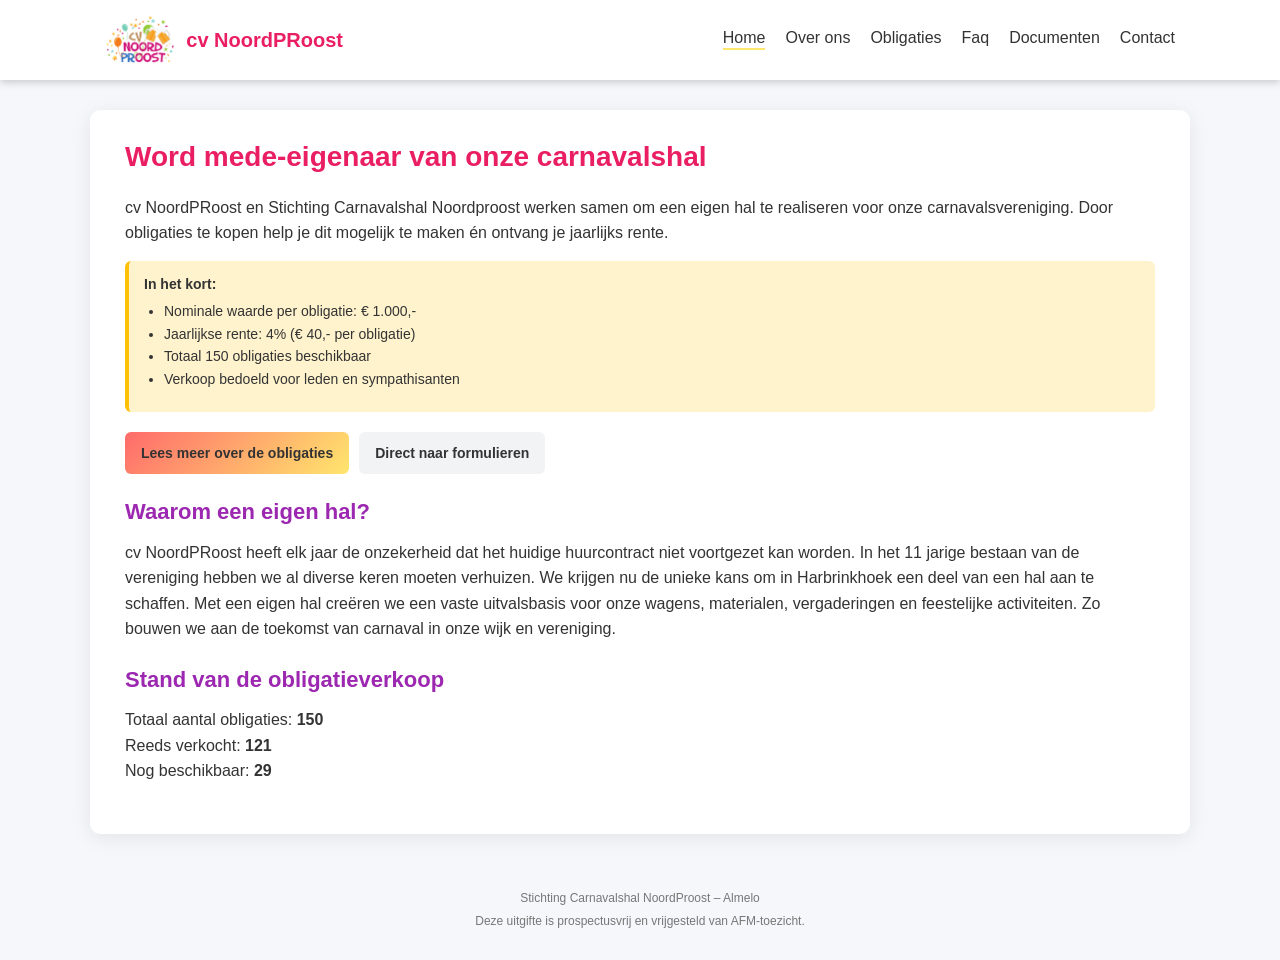
<file: index.html>
<!DOCTYPE html>
<html lang="nl">
<head>
    <meta charset="UTF-8">
    <title>Home - cv NoordPPoost Obligaties</title>
    <link rel="stylesheet" href="style.css">
</head>
<body>
<header>
    <div class="nav-container">
        <div class="logo">
            <img src="logo-groot.jpg" alt="CV NoordProost Logo">
            <span>cv NoordPRoost</span>
        </div>
        <nav>
            <ul>
                <li><a href="index.html" class="active">Home</a></li>
                <li><a href="over.html">Over ons</a></li>
                <li><a href="obligaties.html">Obligaties</a></li>
                <li><a href="faq.html">Faq</a></li>
                <li><a href="documenten.html">Documenten</a></li>
                <li><a href="contact.html">Contact</a></li>
            </ul>
        </nav>
    </div>
</header>

<div class="main-container">
    <main>
        <h1>Word mede-eigenaar van onze carnavals­hal</h1>
        <p>cv NoordPRoost en Stichting Carnavalshal Noordproost werken samen om een eigen hal te realiseren voor onze carnavalsvereniging. Door obligaties te kopen help je dit mogelijk te maken én ontvang je jaarlijks rente.</p>

        <div class="highlight">
            <strong>In het kort:</strong>
            <ul>
                <li>Nominale waarde per obligatie: € 1.000,-</li>
                <li>Jaarlijkse rente: 4% (€ 40,- per obligatie)</li>
                <li>Totaal 150 obligaties beschikbaar</li>
                <li>Verkoop bedoeld voor leden en sympathisanten</li>
            </ul>
        </div>

        <div class="button-row">
            <a href="obligaties.html" class="btn btn-primary">Lees meer over de obligaties</a>
            <a href="documenten.html" class="btn btn-secondary">Direct naar formulieren</a>
        </div>

        <h2>Waarom een eigen hal?</h2>
        <p>cv NoordPRoost heeft elk jaar de onzekerheid dat het huidige huurcontract niet voortgezet kan worden. In het 11 jarige bestaan van de vereniging hebben we al diverse keren moeten verhuizen. We krijgen nu de unieke kans om in Harbrinkhoek een deel van een hal aan te schaffen. Met een eigen hal creëren we een vaste uitvalsbasis voor onze wagens, materialen, vergaderingen en feestelijke activiteiten. Zo bouwen we aan de toekomst van carnaval in onze wijk en vereniging.</p>

        <div class="counter-box">
          <h2>Stand van de obligatieverkoop</h2>
          <p>
            Totaal aantal obligaties: <strong>150</strong><br>
            Reeds verkocht: <strong id="sold-count">0</strong><br>
            Nog beschikbaar: <strong id="available-count">150</strong>
          </p>
        </div>

        <script>
          // Vul hier handmatig het aantal verkochte obligaties in
          const sold = 121; // <-- dit getal pas je aan als de stand wijzigt
            
          const total = 150;
          const available = total - sold;
        
          document.getElementById('sold-count').textContent = sold;
          document.getElementById('available-count').textContent = available;
        </script>
       
    </main>
</div>

<footer>
    <p>Stichting Carnavalshal NoordProost – Almelo</p>
    <p>Deze uitgifte is prospectusvrij en vrijgesteld van AFM-toezicht.</p>
</footer>
</body>
</html>
</file>
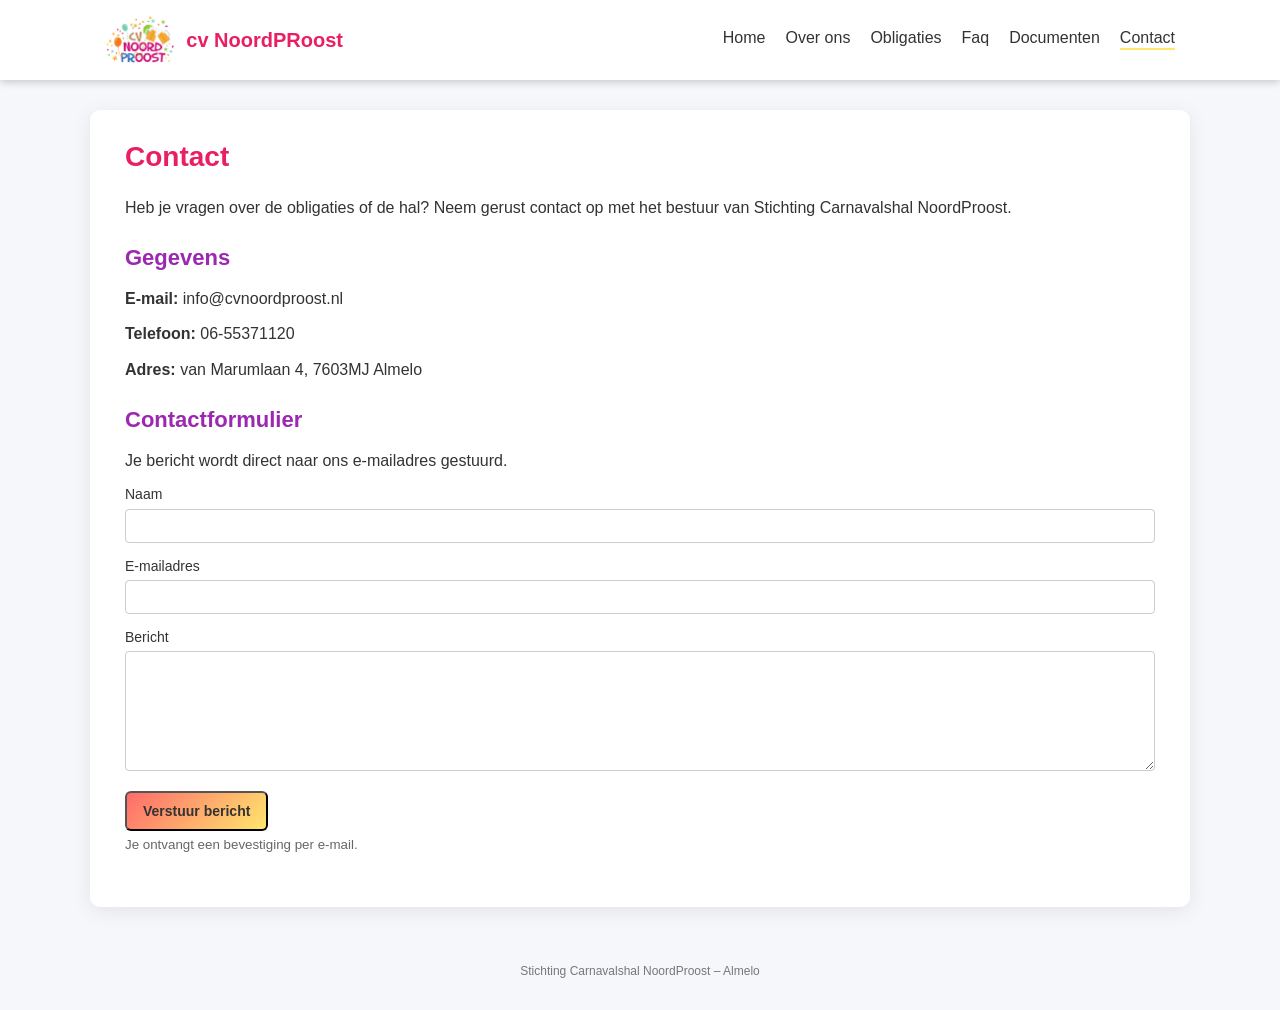
<file: contact.html>
<!DOCTYPE html>
<html lang="nl">
<head>
    <meta charset="UTF-8">
    <title>Contact - CV NoordProost Obligaties</title>
    <link rel="stylesheet" href="style.css">
</head>
<body>
<header>
    <div class="nav-container">
        <div class="logo">
            <img src="logo-groot.jpg" alt="CV NoordProost Logo">
            <span>cv NoordPRoost</span>
        </div>
        <nav>
            <ul>
                <li><a href="index.html">Home</a></li>
                <li><a href="over.html">Over ons</a></li>
                <li><a href="obligaties.html">Obligaties</a></li>
                <li><a href="faq.html">Faq</a></li>
                <li><a href="documenten.html">Documenten</a></li>
                <li><a href="contact.html" class="active">Contact</a></li>
            </ul>
        </nav>
    </div>
</header>

<div class="main-container">
    <main>
        <h1>Contact</h1>
        <p>Heb je vragen over de obligaties of de hal? Neem gerust contact op met het bestuur van Stichting Carnavalshal NoordProost.</p>

        <h2>Gegevens</h2>
        <p><strong>E-mail:</strong> info@cvnoordproost.nl</p>
        <p><strong>Telefoon:</strong> 06-55371120</p>
        <p><strong>Adres:</strong> van Marumlaan 4, 7603MJ Almelo </p>

        <h2>Contactformulier</h2>
        <p>Je bericht wordt direct naar ons e-mailadres gestuurd.</p>

        <form method="post" action="https://formspree.io/f/xkoqqpjl">
            <div class="form-group">
                <label for="naam">Naam</label>
                <input type="text" id="naam" name="naam" required>
            </div>
            <div class="form-group">
                <label for="email">E-mailadres</label>
                <input type="email" id="email" name="email" required>
            </div>
            <div class="form-group">
                <label for="bericht">Bericht</label>
                <textarea id="bericht" name="bericht" required></textarea>
            </div>
            <button type="submit" class="btn btn-primary">Verstuur bericht</button>
        </form>

        <p><small style="color: #666;">Je ontvangt een bevestiging per e-mail.</small></p>

    </main>
</div>

<footer>
    <p>Stichting Carnavalshal NoordProost – Almelo</p>
</footer>
</body>
</html>
</file>
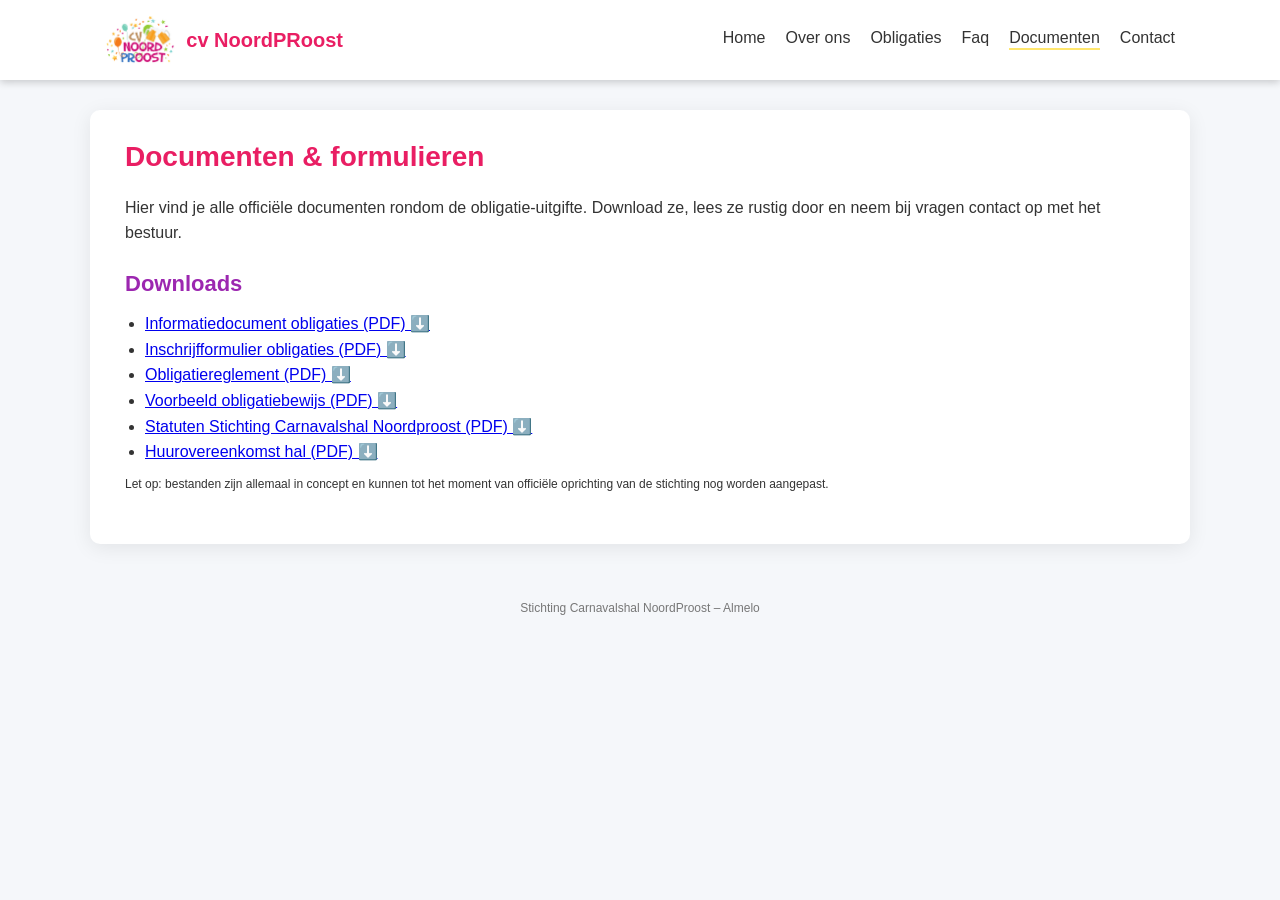
<file: documenten.html>
<!DOCTYPE html>
<html lang="nl">
<head>
    <meta charset="UTF-8">
    <title>Documenten - CV NoordProost Obligaties</title>
    <link rel="stylesheet" href="style.css">
</head>
<body>
<header>
    <div class="nav-container">
        <div class="logo">
            <img src="logo-groot.jpg" alt="CV NoordProost Logo">
            <span>cv NoordPRoost</span>
        </div>
        <nav>
            <ul>
                <li><a href="index.html">Home</a></li>
                <li><a href="over.html">Over ons</a></li>
                <li><a href="obligaties.html">Obligaties</a></li>
                <li><a href="faq.html">Faq</a></li>
                <li><a href="documenten.html" class="active">Documenten</a></li>
                <li><a href="contact.html">Contact</a></li>
            </ul>
        </nav>
    </div>
</header>

<div class="main-container">
    <main>
        <h1>Documenten & formulieren</h1>
        <p>Hier vind je alle officiële documenten rondom de obligatie-uitgifte. Download ze, lees ze rustig door en neem bij vragen contact op met het bestuur.</p>
        
        <h2>Downloads</h2>
        <ul>
            <li><a href="Informatiedocument-Obligatie-uitgifte.pdf" download>Informatiedocument obligaties (PDF) ⬇️</a></li>
            <li><a href="Inschrijfformulier-obligaties.pdf" download>Inschrijfformulier obligaties (PDF) ⬇️</a></li>
            <li><a href="Obligatiereglement.pdf" download>Obligatiereglement (PDF) ⬇️</a></li>
            <li><a href="Obligatiebewijs-voorbeeld.pdf" download>Voorbeeld obligatiebewijs (PDF) ⬇️</a></li>
            <li><a href="Statuten-Stichting-Carnavalshal.pdf" download>Statuten Stichting Carnavalshal Noordproost (PDF) ⬇️</a></li>
            <li><a href="Huurovereenkomst-Carnavalshal.pdf" download>Huurovereenkomst hal (PDF) ⬇️</a></li>
        </ul>

        <p style="font-size: 12px;">Let op: bestanden zijn allemaal in concept en kunnen tot het moment van officiële oprichting van de stichting nog worden aangepast.</p>
    </main>
</div>

<footer>
    <p>Stichting Carnavalshal NoordProost – Almelo</p>
</footer>
</body>
</html>
</file>
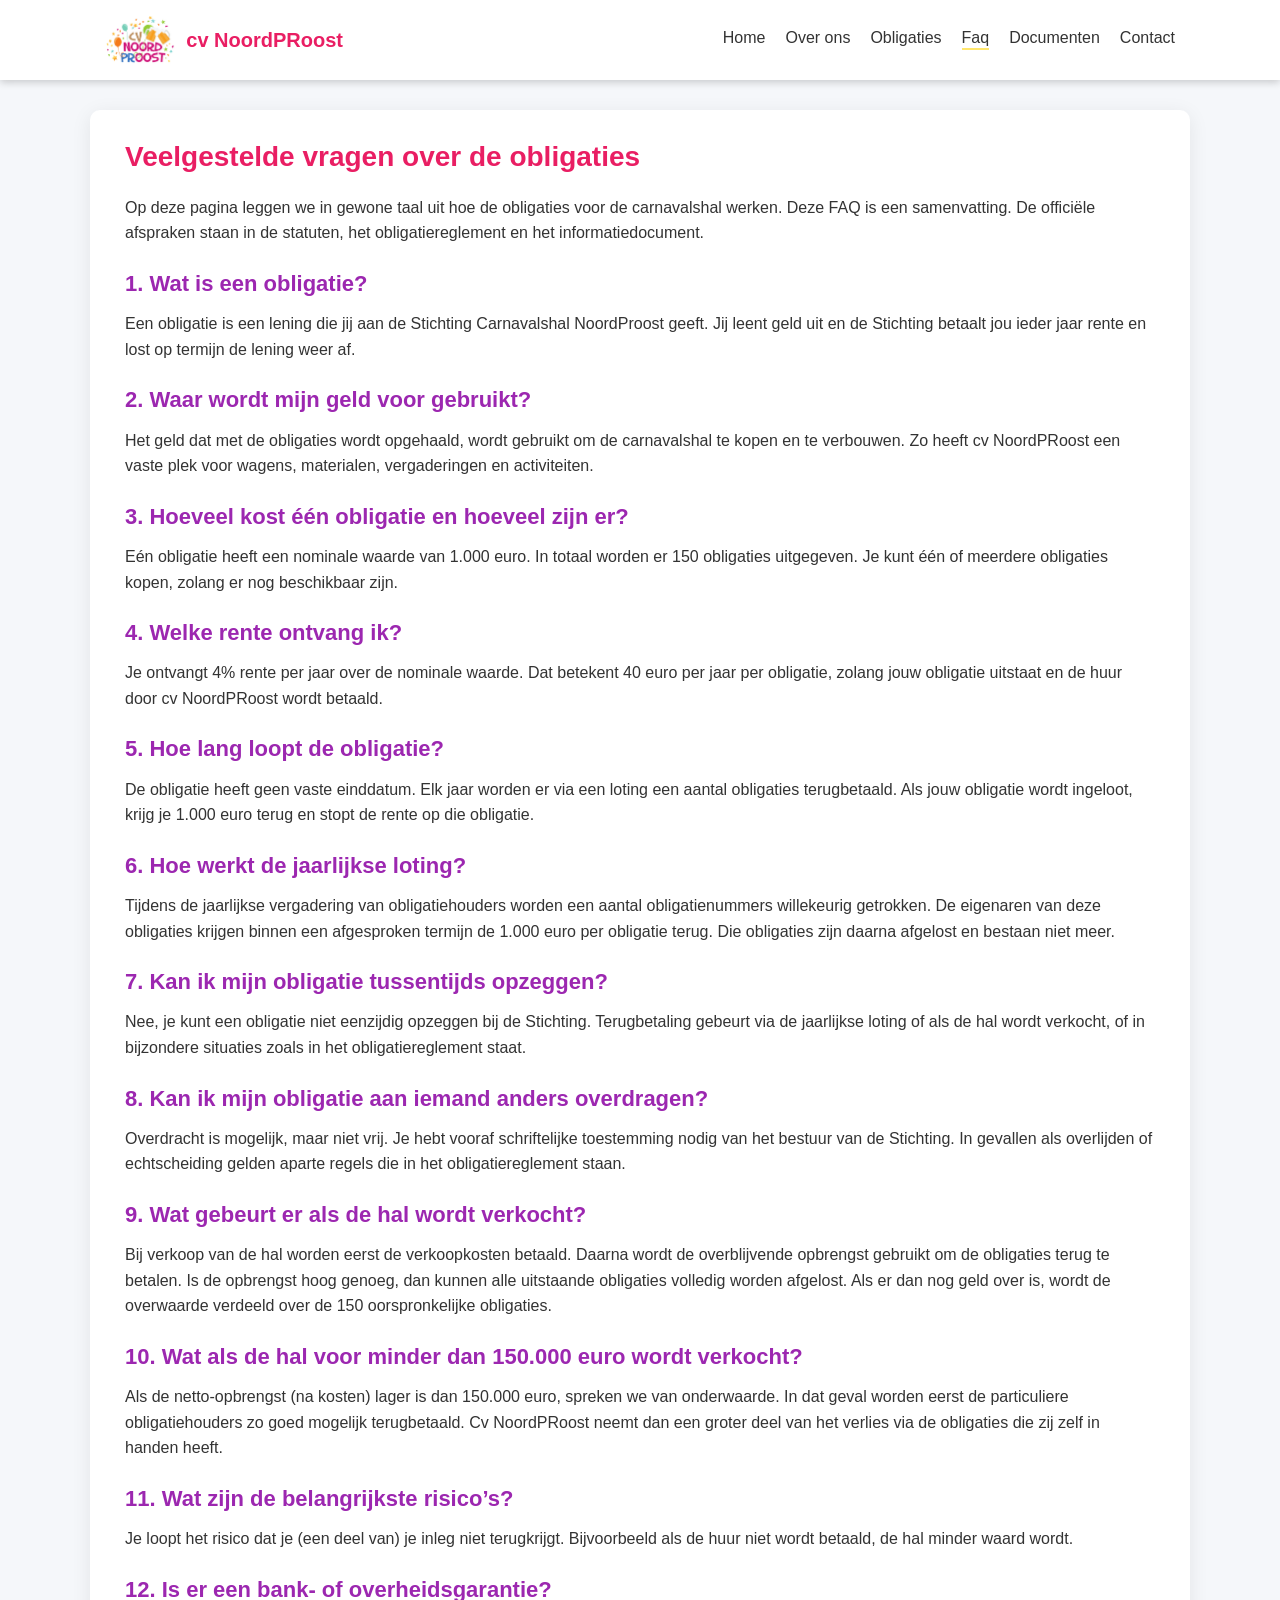
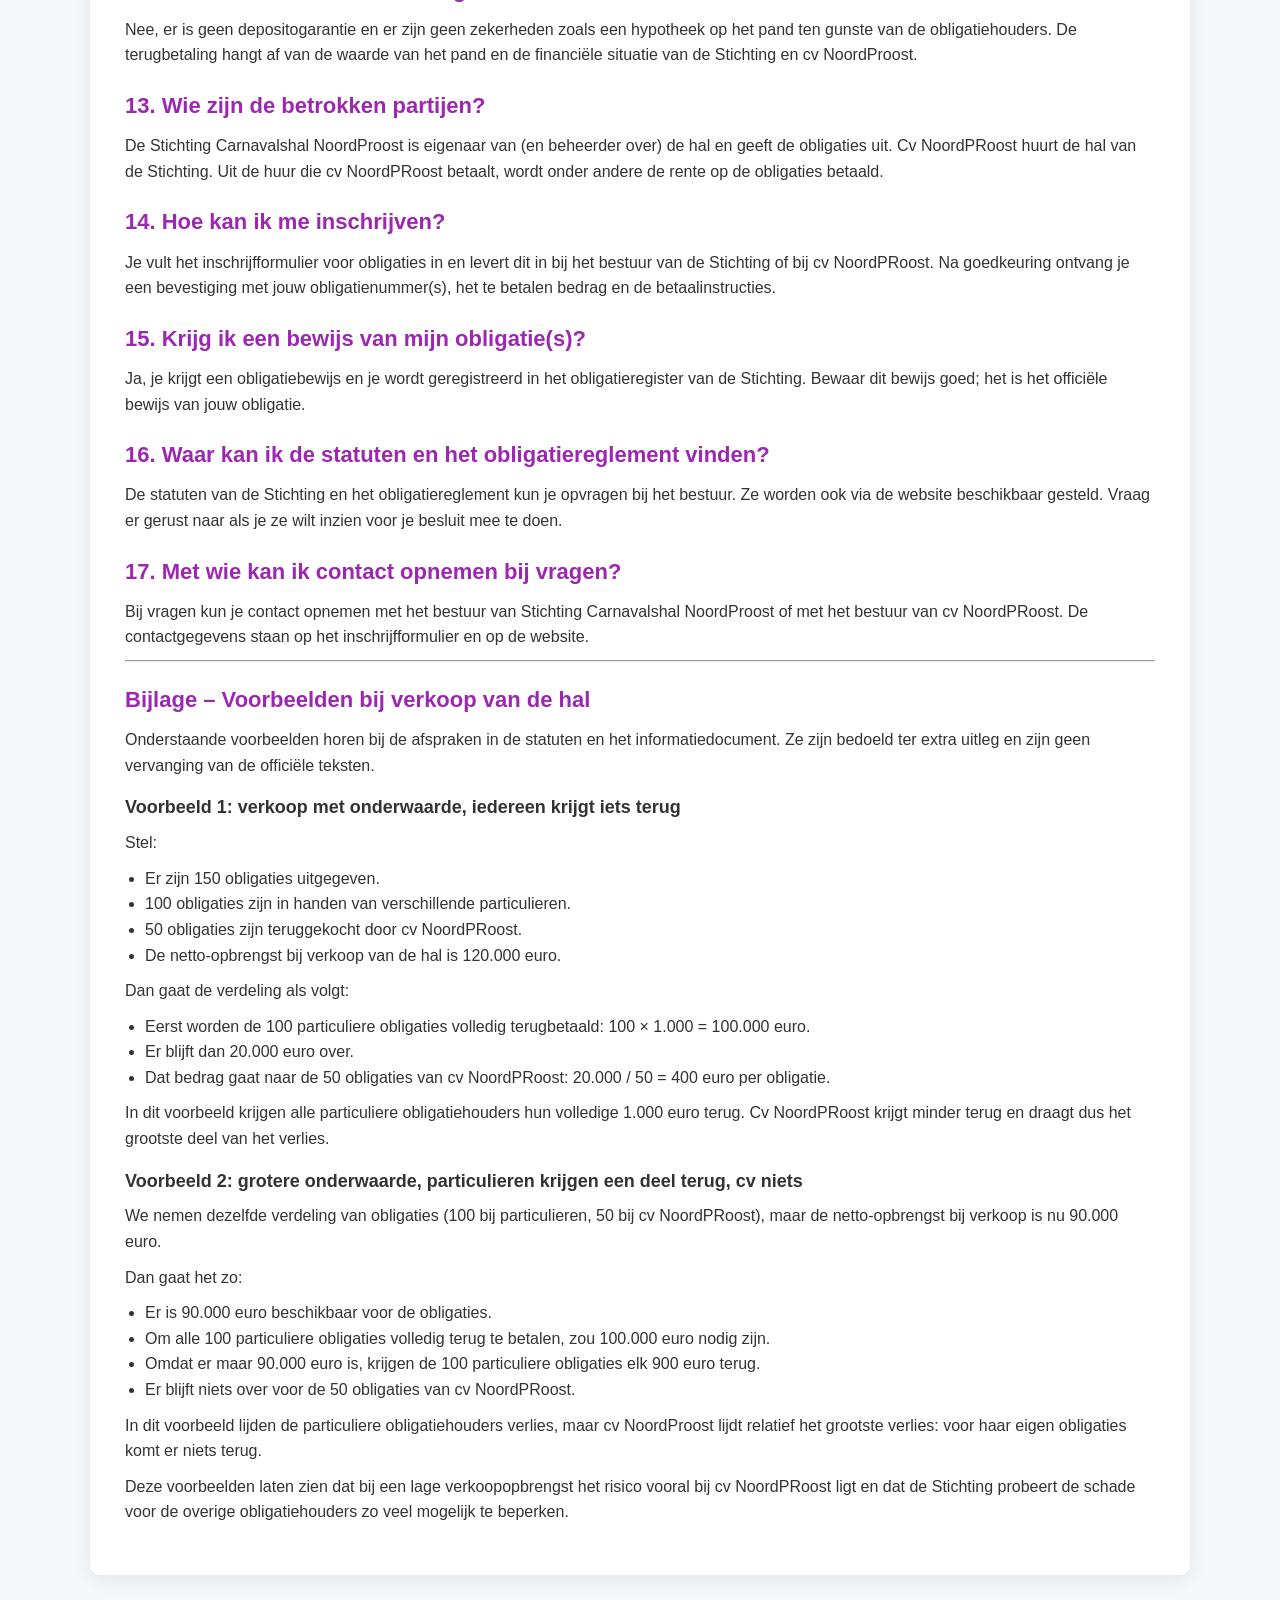
<file: faq.html>
<!DOCTYPE html>
<html lang="nl">
<head>
  <meta charset="UTF-8">
  <title>FAQ – Obligaties Carnavalshal NoordProost</title>
  <meta name="viewport" content="width=device-width, initial-scale=1.0">
  <link rel="stylesheet" href="style.css">
</head>
<body>

  <header>
    <div class="nav-container">
      <div class="logo">
        <img src="logo-groot.jpg" alt="CV NoordProost Logo">
        <span>cv NoordPRoost</span>
      </div>
      <nav>
        <ul>
            <li><a href="index.html">Home</a></li>
            <li><a href="over.html">Over ons</a></li>
            <li><a href="obligaties.html">Obligaties</a></li>
            <li><a href="faq.html" class="active">Faq</a></li>
            <li><a href="documenten.html">Documenten</a></li>
            <li><a href="contact.html">Contact</a></li>
        </ul>
      </nav>
    </div>
  </header>

  <div class="main-container">
    <main>
      
      <h1>Veelgestelde vragen over de obligaties</h1>

      <p>Op deze pagina leggen we in gewone taal uit hoe de obligaties voor de carnavals­hal werken. Deze FAQ is een samenvatting. De officiële afspraken staan in de statuten, het obligatiereglement en het informatiedocument.</p>

      <h2>1. Wat is een obligatie?</h2>
      <p>Een obligatie is een lening die jij aan de Stichting Carnavalshal NoordProost geeft. Jij leent geld uit en de Stichting betaalt jou ieder jaar rente en lost op termijn de lening weer af.</p>

      <h2>2. Waar wordt mijn geld voor gebruikt?</h2>
      <p>Het geld dat met de obligaties wordt opgehaald, wordt gebruikt om de carnavals­hal te kopen en te verbouwen. Zo heeft cv NoordPRoost een vaste plek voor wagens, materialen, vergaderingen en activiteiten.</p>

      <h2>3. Hoeveel kost één obligatie en hoeveel zijn er?</h2>
      <p>Eén obligatie heeft een nominale waarde van 1.000 euro. In totaal worden er 150 obligaties uitgegeven. Je kunt één of meerdere obligaties kopen, zolang er nog beschikbaar zijn.</p>

      <h2>4. Welke rente ontvang ik?</h2>
      <p>Je ontvangt 4% rente per jaar over de nominale waarde. Dat betekent 40 euro per jaar per obligatie, zolang jouw obligatie uitstaat en de huur door cv NoordPRoost wordt betaald.</p>

      <h2>5. Hoe lang loopt de obligatie?</h2>
      <p>De obligatie heeft geen vaste einddatum. Elk jaar worden er via een loting een aantal obligaties terugbetaald. Als jouw obligatie wordt ingeloot, krijg je 1.000 euro terug en stopt de rente op die obligatie.</p>

      <h2>6. Hoe werkt de jaarlijkse loting?</h2>
      <p>Tijdens de jaarlijkse vergadering van obligatiehouders worden een aantal obligatienummers willekeurig getrokken. De eigenaren van deze obligaties krijgen binnen een afgesproken termijn de 1.000 euro per obligatie terug. Die obligaties zijn daarna afgelost en bestaan niet meer.</p>

      <h2>7. Kan ik mijn obligatie tussentijds opzeggen?</h2>
      <p>Nee, je kunt een obligatie niet eenzijdig opzeggen bij de Stichting. Terugbetaling gebeurt via de jaarlijkse loting of als de hal wordt verkocht, of in bijzondere situaties zoals in het obligatiereglement staat.</p>

      <h2>8. Kan ik mijn obligatie aan iemand anders overdragen?</h2>
      <p>Overdracht is mogelijk, maar niet vrij. Je hebt vooraf schriftelijke toestemming nodig van het bestuur van de Stichting. In gevallen als overlijden of echtscheiding gelden aparte regels die in het obligatiereglement staan.</p>

      <h2>9. Wat gebeurt er als de hal wordt verkocht?</h2>
      <p>Bij verkoop van de hal worden eerst de verkoopkosten betaald. Daarna wordt de overblijvende opbrengst gebruikt om de obligaties terug te betalen. Is de opbrengst hoog genoeg, dan kunnen alle uitstaande obligaties volledig worden afgelost. Als er dan nog geld over is, wordt de overwaarde verdeeld over de 150 oorspronkelijke obligaties.</p>

      <h2>10. Wat als de hal voor minder dan 150.000 euro wordt verkocht?</h2>
      <p>Als de netto-opbrengst (na kosten) lager is dan 150.000 euro, spreken we van onderwaarde. In dat geval worden eerst de particuliere obligatiehouders zo goed mogelijk terugbetaald. Cv NoordPRoost neemt dan een groter deel van het verlies via de obligaties die zij zelf in handen heeft.</p>

      <h2>11. Wat zijn de belangrijkste risico’s?</h2>
      <p>Je loopt het risico dat je (een deel van) je inleg niet terugkrijgt. Bijvoorbeeld als de huur niet wordt betaald, de hal minder waard wordt.</p>

      <h2>12. Is er een bank- of overheidsgarantie?</h2>
      <p>Nee, er is geen depositogarantie en er zijn geen zekerheden zoals een hypotheek op het pand ten gunste van de obligatiehouders. De terugbetaling hangt af van de waarde van het pand en de financiële situatie van de Stichting en cv NoordProost.</p>

      <h2>13. Wie zijn de betrokken partijen?</h2>
      <p>De Stichting Carnavalshal NoordProost is eigenaar van (en beheerder over) de hal en geeft de obligaties uit. Cv NoordPRoost huurt de hal van de Stichting. Uit de huur die cv NoordPRoost betaalt, wordt onder andere de rente op de obligaties betaald.</p>

      <h2>14. Hoe kan ik me inschrijven?</h2>
      <p>Je vult het inschrijfformulier voor obligaties in en levert dit in bij het bestuur van de Stichting of bij cv NoordPRoost. Na goedkeuring ontvang je een bevestiging met jouw obligatienummer(s), het te betalen bedrag en de betaalinstructies.</p>

      <h2>15. Krijg ik een bewijs van mijn obligatie(s)?</h2>
      <p>Ja, je krijgt een obligatiebewijs en je wordt geregistreerd in het obligatieregister van de Stichting. Bewaar dit bewijs goed; het is het officiële bewijs van jouw obligatie.</p>
    
      <h2>16. Waar kan ik de statuten en het obligatiereglement vinden?</h2>
      <p>De statuten van de Stichting en het obligatiereglement kun je opvragen bij het bestuur. Ze worden ook via de website beschikbaar gesteld. Vraag er gerust naar als je ze wilt inzien voor je besluit mee te doen.</p>
    
      <h2>17. Met wie kan ik contact opnemen bij vragen?</h2>
      <p>Bij vragen kun je contact opnemen met het bestuur van Stichting Carnavalshal NoordProost of met het bestuur van cv NoordPRoost. De contactgegevens staan op het inschrijfformulier en op de website.</p>
      <hr>
    
      <h2>Bijlage – Voorbeelden bij verkoop van de hal</h2>
    
      <p>Onderstaande voorbeelden horen bij de afspraken in de statuten en het informatiedocument. Ze zijn bedoeld ter extra uitleg en zijn geen vervanging van de officiële teksten.</p>
    
      <h3>Voorbeeld 1: verkoop met onderwaarde, iedereen krijgt iets terug</h3>
      <p>Stel:</p>
      <ul>
        <li>Er zijn 150 obligaties uitgegeven.</li>
        <li>100 obligaties zijn in handen van verschillende particulieren.</li>
        <li>50 obligaties zijn teruggekocht door cv NoordPRoost.</li>
        <li>De netto-opbrengst bij verkoop van de hal is 120.000 euro.</li>
      </ul>
      <p>Dan gaat de verdeling als volgt:</p>
      <ul>
        <li>Eerst worden de 100 particuliere obligaties volledig terugbetaald: 100 × 1.000 = 100.000 euro.</li>
        <li>Er blijft dan 20.000 euro over.</li>
        <li>Dat bedrag gaat naar de 50 obligaties van cv NoordPRoost: 20.000 / 50 = 400 euro per obligatie.</li>
      </ul>
      <p>In dit voorbeeld krijgen alle particuliere obligatiehouders hun volledige 1.000 euro terug. Cv NoordPRoost krijgt minder terug en draagt dus het grootste deel van het verlies.</p>
    
      <h3>Voorbeeld 2: grotere onderwaarde, particulieren krijgen een deel terug, cv niets</h3>
      <p>We nemen dezelfde verdeling van obligaties (100 bij particulieren, 50 bij cv NoordPRoost), maar de netto-opbrengst bij verkoop is nu 90.000 euro.</p>
      <p>Dan gaat het zo:</p>
      <ul>
        <li>Er is 90.000 euro beschikbaar voor de obligaties.</li>
        <li>Om alle 100 particuliere obligaties volledig terug te betalen, zou 100.000 euro nodig zijn.</li>
        <li>Omdat er maar 90.000 euro is, krijgen de 100 particuliere obligaties elk 900 euro terug.</li>
        <li>Er blijft niets over voor de 50 obligaties van cv NoordPRoost.</li>
      </ul>
      <p>In dit voorbeeld lijden de particuliere obligatiehouders verlies, maar cv NoordProost lijdt relatief het grootste verlies: voor haar eigen obligaties komt er niets terug.</p>
    
      <p>Deze voorbeelden laten zien dat bij een lage verkoopopbrengst het risico vooral bij cv NoordPRoost ligt en dat de Stichting probeert de schade voor de overige obligatiehouders zo veel mogelijk te beperken.</p>

</body>
</html>
</file>
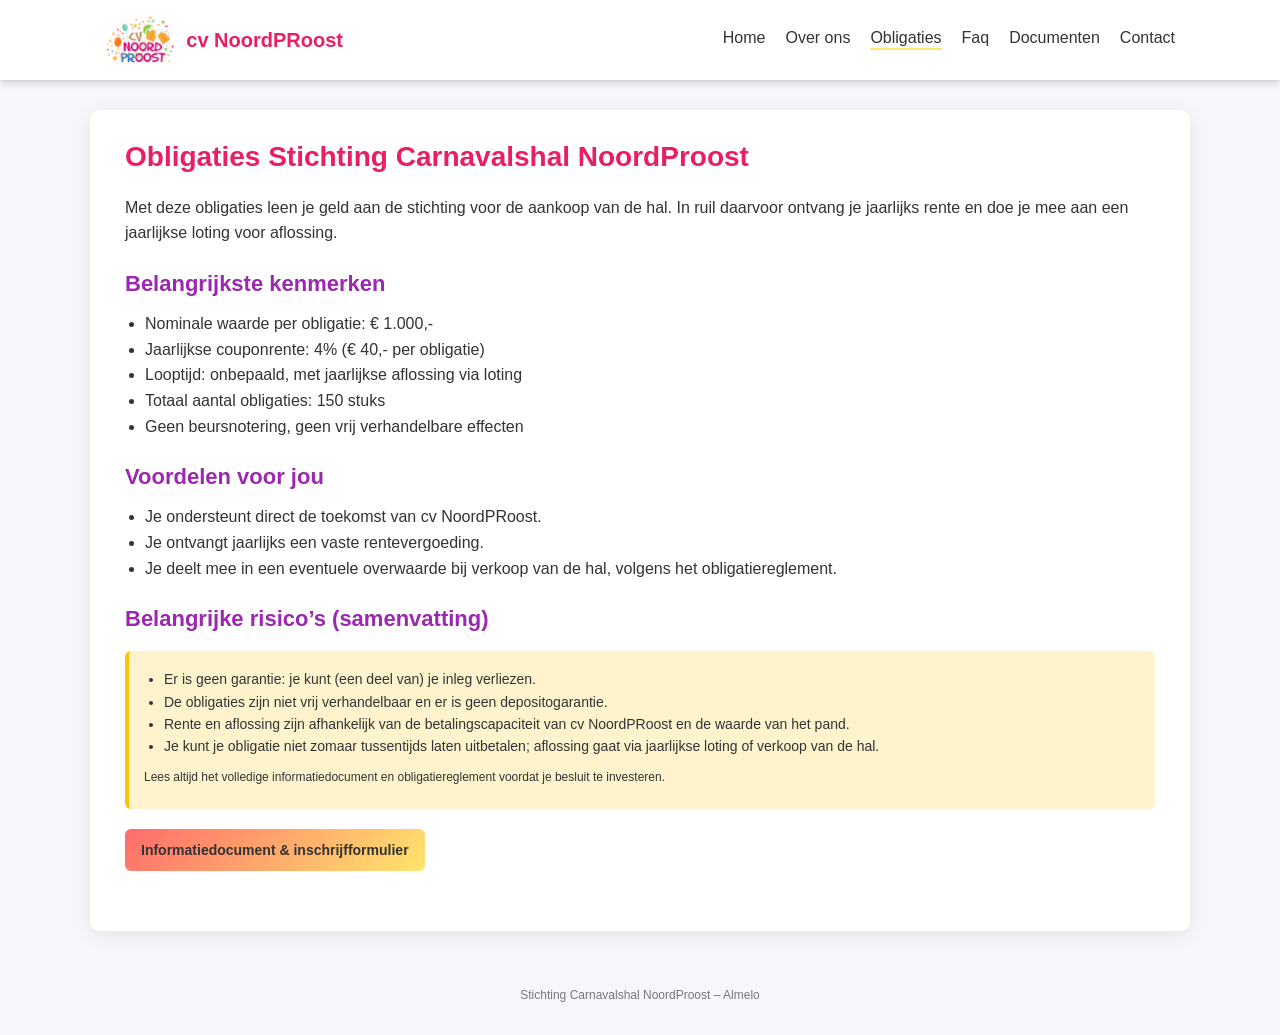
<file: obligaties.html>
<!DOCTYPE html>
<html lang="nl">
<head>
    <meta charset="UTF-8">
    <title>Obligaties - CV NoordProost</title>
    <link rel="stylesheet" href="style.css">
</head>
<body>
<header>
    <div class="nav-container">
        <div class="logo">
            <img src="logo-groot.jpg" alt="CV NoordProost Logo">
            <span>cv NoordPRoost</span>
        </div>
        <nav>
            <ul>
                <li><a href="index.html">Home</a></li>
                <li><a href="over.html">Over ons</a></li>
                <li><a href="obligaties.html" class="active">Obligaties</a></li>
                <li><a href="faq.html">Faq</a></li>
                <li><a href="documenten.html">Documenten</a></li>
                <li><a href="contact.html">Contact</a></li>
            </ul>
        </nav>
    </div>
</header>

<div class="main-container">
    <main>
        <h1>Obligaties Stichting Carnavalshal NoordProost</h1>
        <p>Met deze obligaties leen je geld aan de stichting voor de aankoop van de hal. In ruil daarvoor ontvang je jaarlijks rente en doe je mee aan een jaarlijkse loting voor aflossing.</p>

        <h2>Belangrijkste kenmerken</h2>
        <ul>
            <li>Nominale waarde per obligatie: € 1.000,-</li>
            <li>Jaarlijkse couponrente: 4% (€ 40,- per obligatie)</li>
            <li>Looptijd: onbepaald, met jaarlijkse aflossing via loting</li>
            <li>Totaal aantal obligaties: 150 stuks</li>
            <li>Geen beursnotering, geen vrij verhandelbare effecten</li>
        </ul>

        <h2>Voordelen voor jou</h2>
        <ul>
            <li>Je ondersteunt direct de toekomst van cv NoordPRoost.</li>
            <li>Je ontvangt jaarlijks een vaste rentevergoeding.</li>
            <li>Je deelt mee in een eventuele overwaarde bij verkoop van de hal, volgens het obligatiereglement.</li>
        </ul>

        <h2>Belangrijke risico’s (samenvatting)</h2>
        <div class="highlight">
            <ul>
                <li>Er is geen garantie: je kunt (een deel van) je inleg verliezen.</li>
                <li>De obligaties zijn niet vrij verhandelbaar en er is geen depositogarantie.</li>
                <li>Rente en aflossing zijn afhankelijk van de betalingscapaciteit van cv NoordPRoost en de waarde van het pand.</li>
                <li>Je kunt je obligatie niet zomaar tussentijds laten uitbetalen; aflossing gaat via jaarlijkse loting of verkoop van de hal.</li>
            </ul>
            <p style="font-size: 12px;">Lees altijd het volledige informatiedocument en obligatiereglement voordat je besluit te investeren.</p>
        </div>

        <div class="button-row">
            <a href="documenten.html" class="btn btn-primary">Informatie­document & inschrijfformulier</a>
        </div>
    </main>
</div>

<footer>
    <p>Stichting Carnavalshal NoordProost – Almelo</p>
</footer>
</body>
</html>
</file>
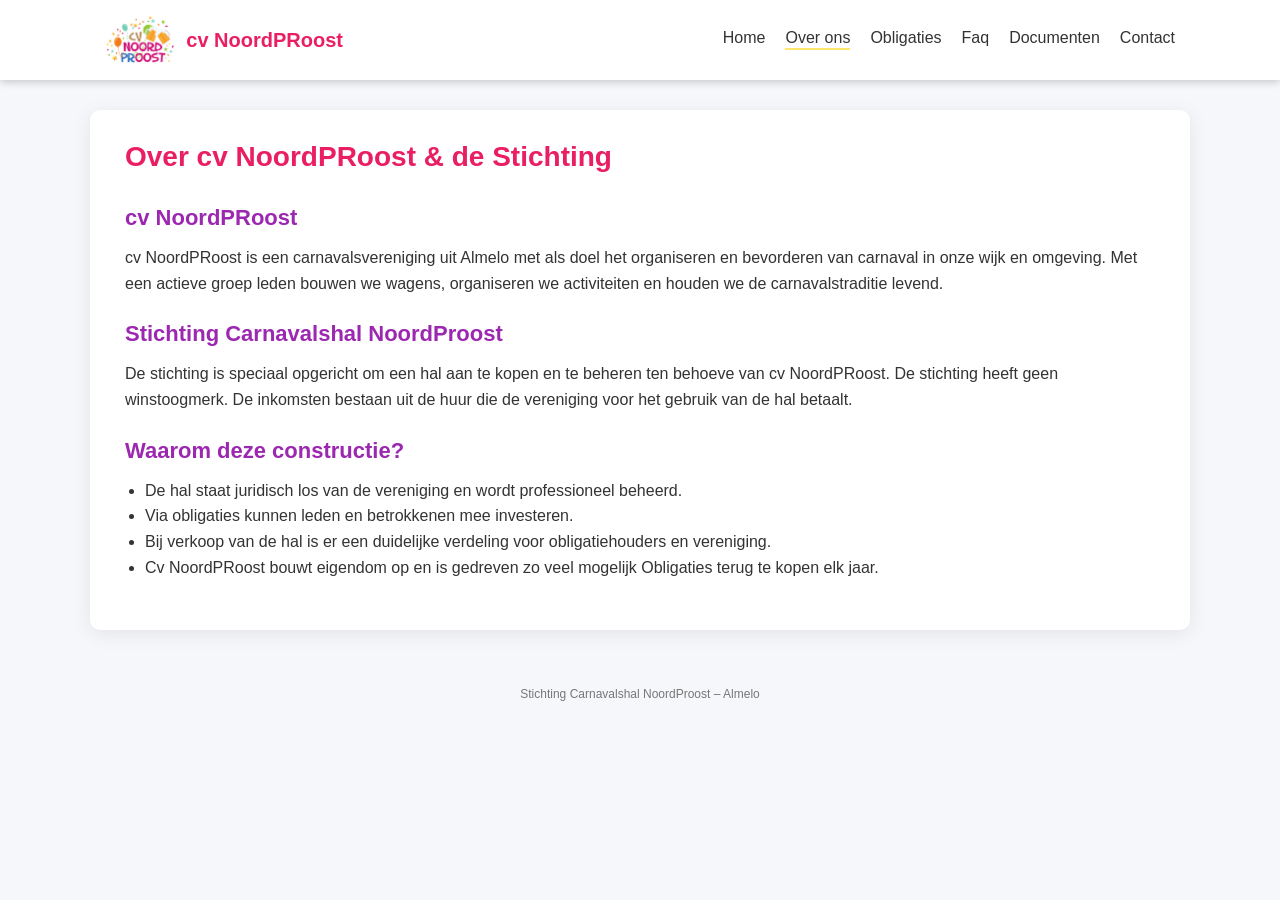
<file: over.html>
<!DOCTYPE html>
<html lang="nl">
<head>
    <meta charset="UTF-8">
    <title>Over ons - CV NoordProost Obligaties</title>
    <link rel="stylesheet" href="style.css">
</head>
<body>
<header>
    <div class="nav-container">
        <div class="logo">
            <img src="logo-groot.jpg" alt="CV NoordProost Logo">
            <span>cv NoordPRoost</span>
        </div>
        <nav>
            <ul>
                <li><a href="index.html">Home</a></li>
                <li><a href="over.html" class="active">Over ons</a></li>
                <li><a href="obligaties.html">Obligaties</a></li>
                <li><a href="faq.html">Faq</a></li>
                <li><a href="documenten.html">Documenten</a></li>
                <li><a href="contact.html">Contact</a></li>
            </ul>
        </nav>
    </div>
</header>

<div class="main-container">
    <main>
        <h1>Over cv NoordPRoost & de Stichting</h1>

        <h2>cv NoordPRoost</h2>
        <p>cv NoordPRoost is een carnavalsvereniging uit Almelo met als doel het organiseren en bevorderen van carnaval in onze wijk en omgeving. Met een actieve groep leden bouwen we wagens, organiseren we activiteiten en houden we de carnavalstraditie levend.</p>

        <h2>Stichting Carnavalshal NoordProost</h2>
        <p>De stichting is speciaal opgericht om een hal aan te kopen en te beheren ten behoeve van cv NoordPRoost. De stichting heeft geen winstoogmerk. De inkomsten bestaan uit de huur die de vereniging voor het gebruik van de hal betaalt.</p>

        <h2>Waarom deze constructie?</h2>
        <ul>
            <li>De hal staat juridisch los van de vereniging en wordt professioneel beheerd.</li>
            <li>Via obligaties kunnen leden en betrokkenen mee investeren.</li>
            <li>Bij verkoop van de hal is er een duidelijke verdeling voor obligatiehouders en vereniging.</li>
            <li>Cv NoordPRoost bouwt eigendom op en is gedreven zo veel mogelijk Obligaties terug te kopen elk jaar.</li>
        </ul>
    </main>
</div>

<footer>
    <p>Stichting Carnavalshal NoordProost – Almelo</p>
</footer>
</body>
</html>
</file>
<file: style.css>
* {
    margin: 0;
    padding: 0;
    box-sizing: border-box;
}

body {
    font-family: Arial, sans-serif;
    background: #f5f7fa;
    color: #333;
    line-height: 1.6;
}

header {
  background: #ffffff;
  color: #E91E63;
  padding: 15px 0;
  box-shadow: 0 2px 8px rgba(0,0,0,0.2);
}

.nav-container {
    max-width: 1100px;
    margin: 0 auto;
    display: flex;
    align-items: center;
    justify-content: space-between;
    padding: 0 15px;
}

.logo {
    display: flex;
    align-items: center;
}

.logo img {
    height: 50px;
    margin-right: 10px;
}

.logo span {
    font-size: 20px;
    font-weight: bold;
}

nav ul {
    list-style: none;
    display: flex;
    gap: 20px;
}

nav a {
  color: #333;
  text-decoration: none;
  font-weight: 500;
  padding-bottom: 2px;
}

nav a.active,
nav a:hover {
    border-bottom: 2px solid #FFE66D;
}

.main-container {
    max-width: 1100px;
    margin: 30px auto 40px;
    padding: 0 15px 30px;
    background: white;
    box-shadow: 0 4px 20px rgba(0,0,0,0.08);
    border-radius: 10px;
}

main {
    padding: 25px 20px 10px;
}

h1 {
    font-size: 28px;
    margin-bottom: 15px;
    color: #E91E63;
}

h2 {
    font-size: 22px;
    margin: 20px 0 10px;
    color: #9C27B0;
}

h3 {
    font-size: 18px;
    margin: 15px 0 8px;
}

p {
    margin-bottom: 10px;
}

.highlight {
    background: #fff3cd;
    border-left: 4px solid #ffc107;
    padding: 12px 15px;
    border-radius: 6px;
    margin: 15px 0;
    font-size: 14px;
}

.button-row {
    margin: 20px 0;
    display: flex;
    flex-wrap: wrap;
    gap: 10px;
}

.btn {
    display: inline-block;
    padding: 10px 16px;
    border-radius: 6px;
    text-decoration: none;
    font-weight: 600;
    font-size: 14px;
}

.btn-primary {
    background: linear-gradient(135deg, #FF6B6B 0%, #FFE66D 100%);
    color: #333;
}

.btn-secondary {
    background: #f1f3f5;
    color: #333;
}

ul {
    margin: 5px 0 10px 20px;
}

footer {
    text-align: center;
    font-size: 12px;
    color: #777;
    padding: 15px 0 25px;
}

footer p {
    margin-bottom: 4px;
}

.form-group {
    margin-bottom: 12px;
}

label {
    display: block;
    font-size: 14px;
    margin-bottom: 3px;
}

input[type="text"],
input[type="email"],
textarea {
    width: 100%;
    padding: 8px;
    border-radius: 4px;
    border: 1px solid #ccc;
    font-family: inherit;
    font-size: 14px;
}

textarea {
    min-height: 120px;
}

input[type="submit"] {
    border: none;
    cursor: pointer;
}
</file>
